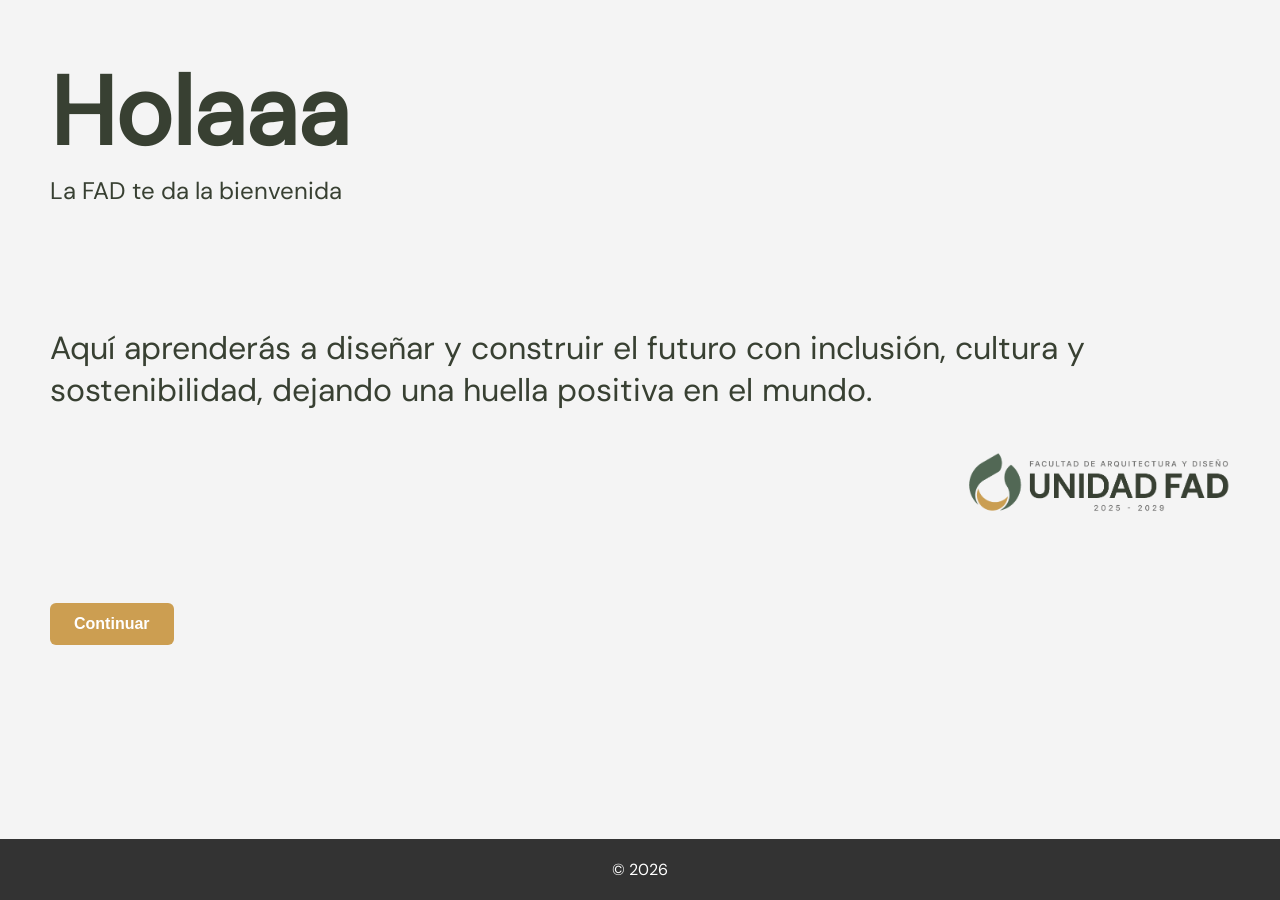
<file: index.html>
<!DOCTYPE html>
<html lang="es">
<head>
    <meta charset="UTF-8">
    <meta name="viewport" content="width=device-width, initial-scale=1.0">
    <link rel="stylesheet" href="style.css">
    <title>Bienvenido a la FAD</title>
</head>
<body>
    <header>
        <h1>Holaaa</h1>
        <p style="font-size: 1.5rem;">La FAD te da la bienvenida</p>
    </header>
    <br/>
    <main class="home">
        <p>Aquí aprenderás a diseñar y construir el futuro con inclusión, cultura y sostenibilidad, dejando una huella positiva en el mundo.</p>
        <br/>
        <div class="logoUnidadFAD">
            <img src="public/img/logoUnidadFAD.png" alt="logo Unidad FAD"/>
        </div>

        <br/>
        <br/>
        <a href="land.html" class="button">Continuar</a>

    </main>
    

    <footer>
        <p>&copy; 2026</p>
    </footer>

</body>
</html>
</file>
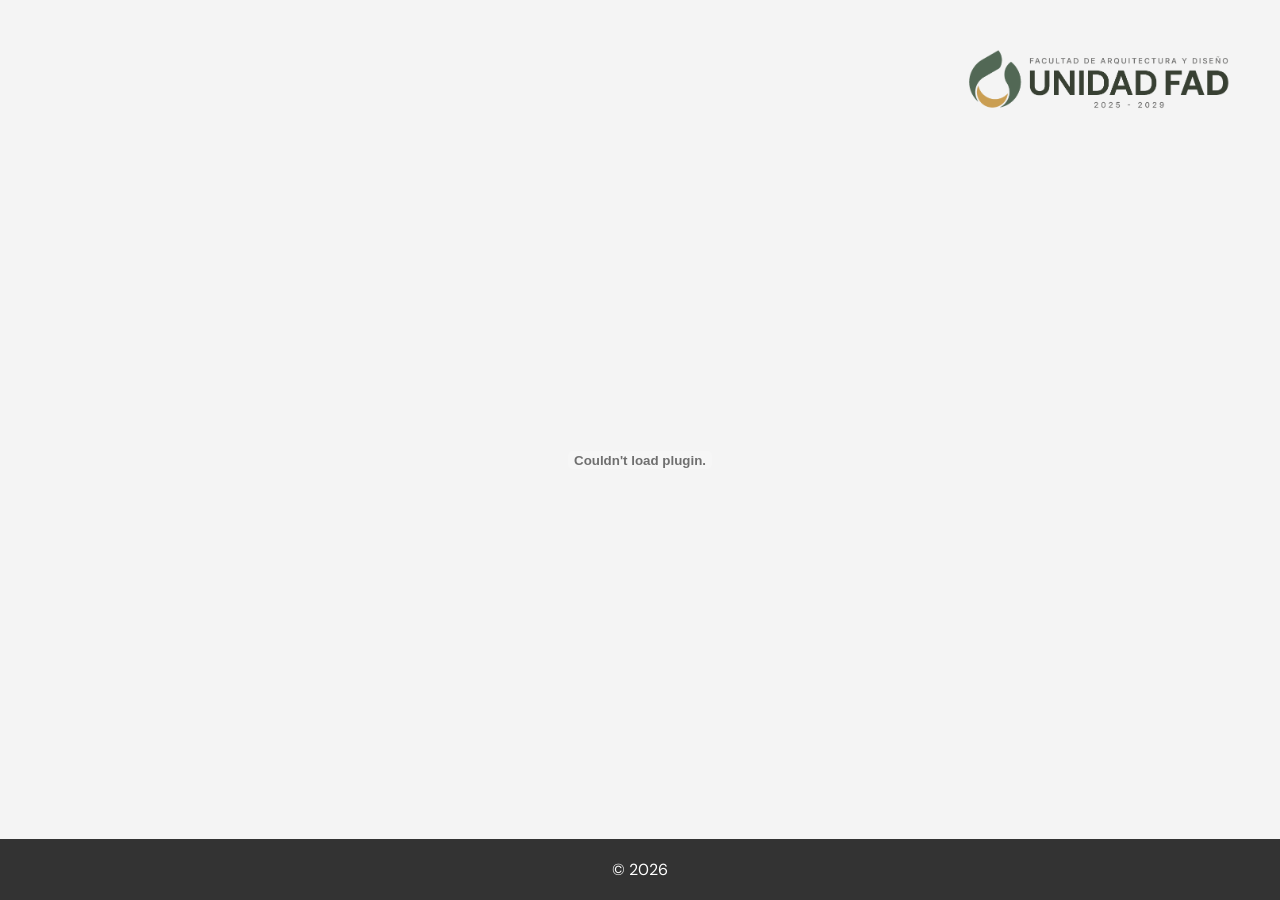
<file: calendario.html>
<!DOCTYPE html>
<html lang="es">
<head>
    <meta charset="UTF-8">
    <meta name="viewport" content="width=device-width, initial-scale=1.0">
    <link rel="stylesheet" href="style.css">
    <link rel="stylesheet" href="https://cdnjs.cloudflare.com/ajax/libs/font-awesome/6.4.2/css/all.min.css">
    <title>Bienvenido a la FAD</title>
</head>
<body>
    <header>
        <div class="logoUnidadFAD">
            <img src="public/img/logoUnidadFAD.png" alt="logo Unidad FAD"/>
        </div>
    </header>
    <main>
            <embed src="public/assets/calendario2026_2027original.pdf" type="application/pdf" width="100%" height="600px" />
    </main>
    

    <footer>
        <p>&copy; 2026</p>
    </footer>

</body>
</html>
</file>
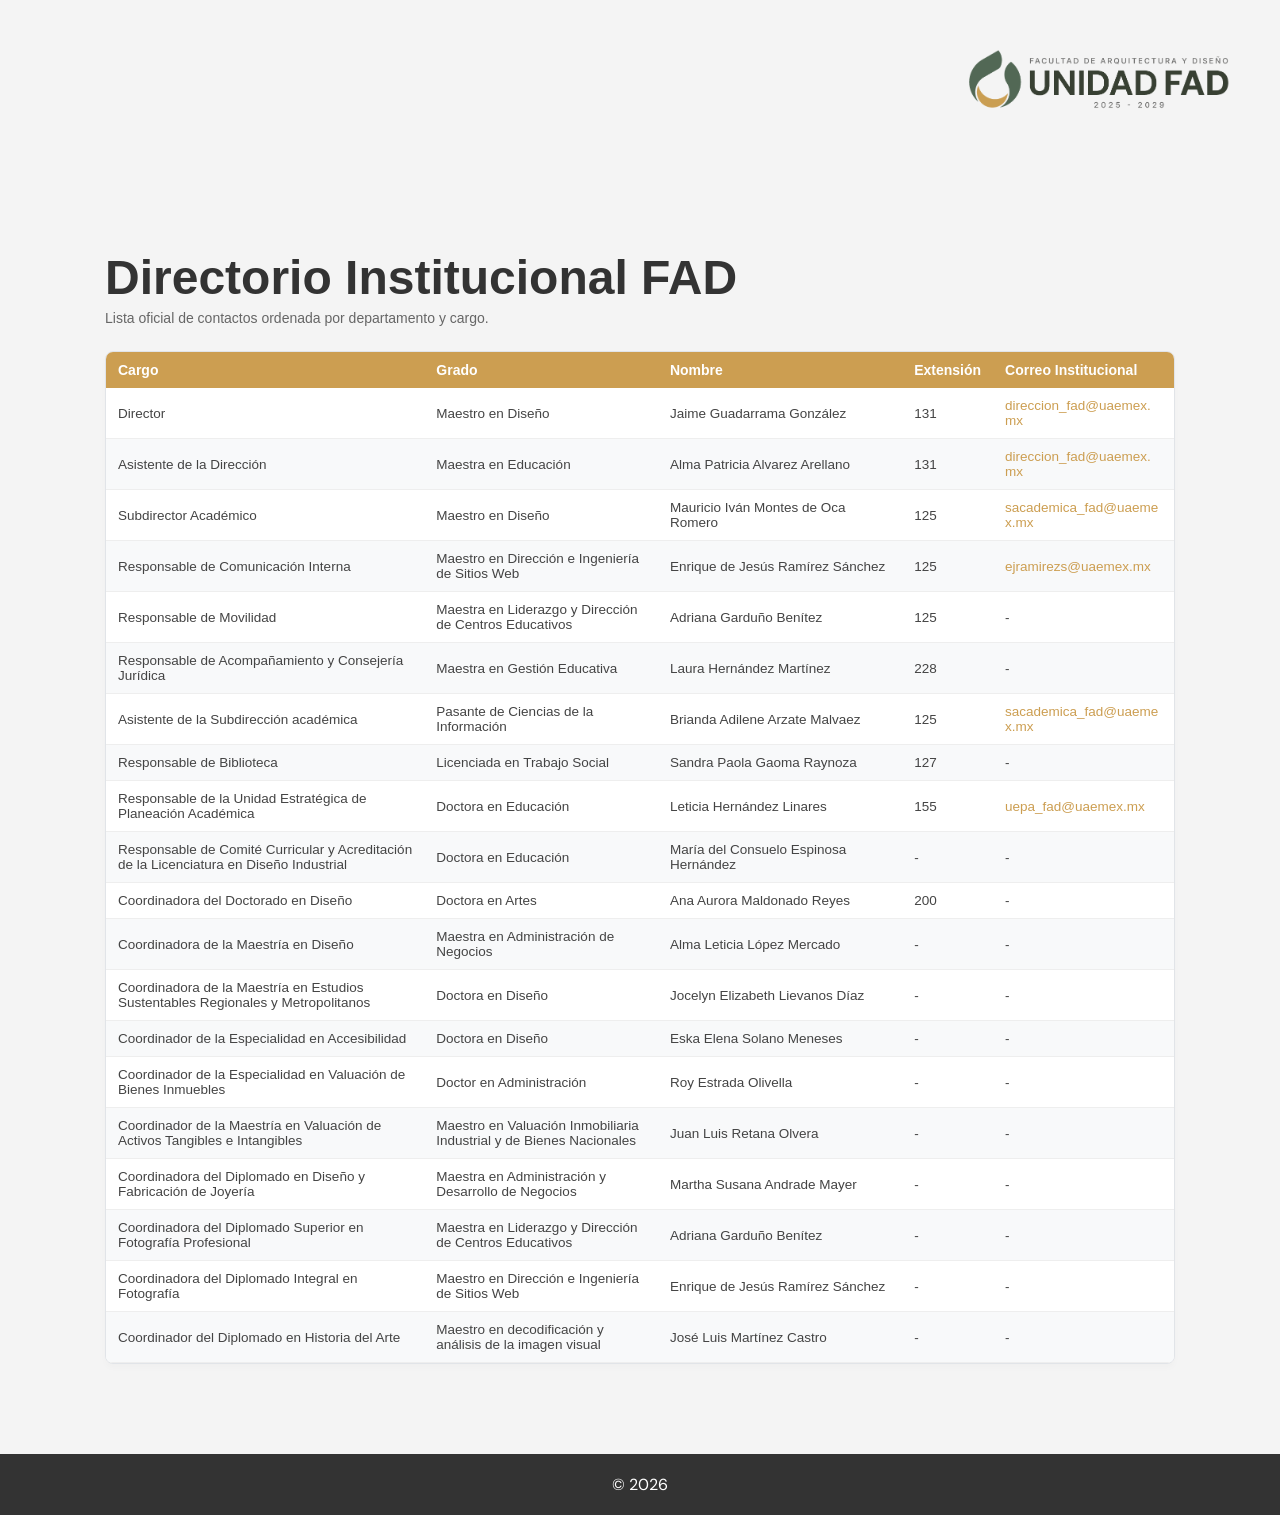
<file: directorio.html>
<!DOCTYPE html>
<html lang="es">
<head>
    <meta charset="UTF-8">
    <meta name="viewport" content="width=device-width, initial-scale=1.0">
    <link rel="stylesheet" href="style.css">
    <link rel="stylesheet" href="https://cdnjs.cloudflare.com/ajax/libs/font-awesome/6.4.2/css/all.min.css">
    <title>Bienvenido a la FAD</title>
</head>
<body>
    <header>
        <div class="logoUnidadFAD">
            <img src="public/img/logoUnidadFAD.png" alt="logo Unidad FAD"/>
        </div>
    </header>
    <main class="home">

<div class="seccion-directorio">
    <h2>Directorio Institucional FAD</h2>
    <p class="subtitulo-directorio">Lista oficial de contactos ordenada por departamento y cargo.</p>

    <div class="tabla-responsiva">
        <table class="tabla-directorio">
            <thead>
                <tr>
                    <th>Cargo</th>
                    <th>Grado</th>
                    <th>Nombre</th>
                    <th>Extensión</th>
                    <th>Correo Institucional</th>
                </tr>
            </thead>
            <tbody>
                <tr>
                    <td data-label="Cargo">Director</td>
                    <td data-label="Grado">Maestro en Diseño</td>
                    <td data-label="Nombre">Jaime Guadarrama González</td>
                    <td data-label="Extensión">131</td>
                    <td data-label="Correo"><a href="mailto:direccion_fad@uaemex.mx">direccion_fad@uaemex.mx</a></td>
                </tr>
                <tr>
                    <td data-label="Cargo">Asistente de la Dirección</td>
                    <td data-label="Grado">Maestra en Educación</td>
                    <td data-label="Nombre">Alma Patricia Alvarez Arellano</td>
                    <td data-label="Extensión">131</td>
                    <td data-label="Correo"><a href="mailto:direccion_fad@uaemex.mx">direccion_fad@uaemex.mx</a></td>
                </tr>
                <tr>
                    <td data-label="Cargo">Subdirector Académico</td>
                    <td data-label="Grado">Maestro en Diseño</td>
                    <td data-label="Nombre">Mauricio Iván Montes de Oca Romero</td>
                    <td data-label="Extensión">125</td>
                    <td data-label="Correo"><a href="mailto:sacademica_fad@uaemex.mx">sacademica_fad@uaemex.mx</a></td>
                </tr>
                <tr>
                    <td data-label="Cargo">Responsable de Comunicación Interna</td>
                    <td data-label="Grado">Maestro en Dirección e Ingeniería de Sitios Web</td>
                    <td data-label="Nombre">Enrique de Jesús Ramírez Sánchez</td>
                    <td data-label="Extensión">125</td>
                    <td data-label="Correo"><a href="mailto:ejramirezs@uaemex.mx">ejramirezs@uaemex.mx</a></td>
                </tr>
                <tr>
                    <td data-label="Cargo">Responsable de Movilidad</td>
                    <td data-label="Grado">Maestra en Liderazgo y Dirección de Centros Educativos</td>
                    <td data-label="Nombre">Adriana Garduño Benítez</td>
                    <td data-label="Extensión">125</td>
                    <td data-label="Correo">-</td>
                </tr>
                <tr>
                    <td data-label="Cargo">Responsable de Acompañamiento y Consejería Jurídica</td>
                    <td data-label="Grado">Maestra en Gestión Educativa</td>
                    <td data-label="Nombre">Laura Hernández Martínez</td>
                    <td data-label="Extensión">228</td>
                    <td data-label="Correo">-</td>
                </tr>
                <tr>
                    <td data-label="Cargo">Asistente de la Subdirección académica</td>
                    <td data-label="Grado">Pasante de Ciencias de la Información</td>
                    <td data-label="Nombre">Brianda Adilene Arzate Malvaez</td>
                    <td data-label="Extensión">125</td>
                    <td data-label="Correo"><a href="mailto:sacademica_fad@uaemex.mx">sacademica_fad@uaemex.mx</a></td>
                </tr>
                <tr>
                    <td data-label="Cargo">Responsable de Biblioteca</td>
                    <td data-label="Grado">Licenciada en Trabajo Social</td>
                    <td data-label="Nombre">Sandra Paola Gaoma Raynoza</td>
                    <td data-label="Extensión">127</td>
                    <td data-label="Correo">-</td>
                </tr>
                <tr>
                    <td data-label="Cargo">Responsable de la Unidad Estratégica de Planeación Académica</td>
                    <td data-label="Grado">Doctora en Educación</td>
                    <td data-label="Nombre">Leticia Hernández Linares</td>
                    <td data-label="Extensión">155</td>
                    <td data-label="Correo"><a href="mailto:uepa_fad@uaemex.mx">uepa_fad@uaemex.mx</a></td>
                </tr>

                <tr>
                    <td data-label="Cargo">Responsable de Comité Curricular y Acreditación de la Licenciatura en Diseño Industrial</td>
                    <td data-label="Grado">Doctora en Educación</td>
                    <td data-label="Nombre">María del Consuelo Espinosa Hernández</td>
                    <td data-label="Extensión">-</td>
                    <td data-label="Correo">-</td>
                </tr>
                <tr>
                    <td data-label="Cargo">Coordinadora del Doctorado en Diseño</td>
                    <td data-label="Grado">Doctora en Artes</td>
                    <td data-label="Nombre">Ana Aurora Maldonado Reyes</td>
                    <td data-label="Extensión">200</td>
                    <td data-label="Correo">-</td>
                </tr>
                <tr>
                    <td data-label="Cargo">Coordinadora de la Maestría en Diseño</td>
                    <td data-label="Grado">Maestra en Administración de Negocios</td>
                    <td data-label="Nombre">Alma Leticia López Mercado</td>
                    <td data-label="Extensión">-</td>
                    <td data-label="Correo">-</td>
                </tr>
                <tr>
                    <td data-label="Cargo">Coordinadora de la Maestría en Estudios Sustentables Regionales y Metropolitanos</td>
                    <td data-label="Grado">Doctora en Diseño</td>
                    <td data-label="Nombre">Jocelyn Elizabeth Lievanos Díaz</td>
                    <td data-label="Extensión">-</td>
                    <td data-label="Correo">-</td>
                </tr>
                <tr>
                    <td data-label="Cargo">Coordinador de la Especialidad en Accesibilidad</td>
                    <td data-label="Grado">Doctora en Diseño</td>
                    <td data-label="Nombre">Eska Elena Solano Meneses</td>
                    <td data-label="Extensión">-</td>
                    <td data-label="Correo">-</td>
                </tr>
                <tr>
                    <td data-label="Cargo">Coordinador de la Especialidad en Valuación de Bienes Inmuebles</td>
                    <td data-label="Grado">Doctor en Administración</td>
                    <td data-label="Nombre">Roy Estrada Olivella</td>
                    <td data-label="Extensión">-</td>
                    <td data-label="Correo">-</td>
                </tr>
                <tr>
                    <td data-label="Cargo">Coordinador de la Maestría en Valuación de Activos Tangibles e Intangibles</td>
                    <td data-label="Grado">Maestro en Valuación Inmobiliaria Industrial y de Bienes Nacionales</td>
                    <td data-label="Nombre">Juan Luis Retana Olvera</td>
                    <td data-label="Extensión">-</td>
                    <td data-label="Correo">-</td>
                </tr>

                <tr>
                    <td data-label="Cargo">Coordinadora del Diplomado en Diseño y Fabricación de Joyería</td>
                    <td data-label="Grado">Maestra en Administración y Desarrollo de Negocios</td>
                    <td data-label="Nombre">Martha Susana Andrade Mayer</td>
                    <td data-label="Extensión">-</td>
                    <td data-label="Correo">-</td>
                </tr>
                <tr>
                    <td data-label="Cargo">Coordinadora del Diplomado Superior en Fotografía Profesional</td>
                    <td data-label="Grado">Maestra en Liderazgo y Dirección de Centros Educativos</td>
                    <td data-label="Nombre">Adriana Garduño Benítez</td>
                    <td data-label="Extensión">-</td>
                    <td data-label="Correo">-</td>
                </tr>
                <tr>
                    <td data-label="Cargo">Coordinadora del Diplomado Integral en Fotografía</td>
                    <td data-label="Grado">Maestro en Dirección e Ingeniería de Sitios Web</td>
                    <td data-label="Nombre">Enrique de Jesús Ramírez Sánchez</td>
                    <td data-label="Extensión">-</td>
                    <td data-label="Correo">-</td>
                </tr>
                <tr>
                    <td data-label="Cargo">Coordinador del Diplomado en Historia del Arte</td>
                    <td data-label="Grado">Maestro en decodificación y análisis de la imagen visual</td>
                    <td data-label="Nombre">José Luis Martínez Castro</td>
                    <td data-label="Extensión">-</td>
                    <td data-label="Correo">-</td>
                </tr>
            </tbody>
        </table>
    </div>
</div>
        
    </main>
    

    <footer>
        <p>&copy; 2026</p>
    </footer>

</body>
</html>
</file>
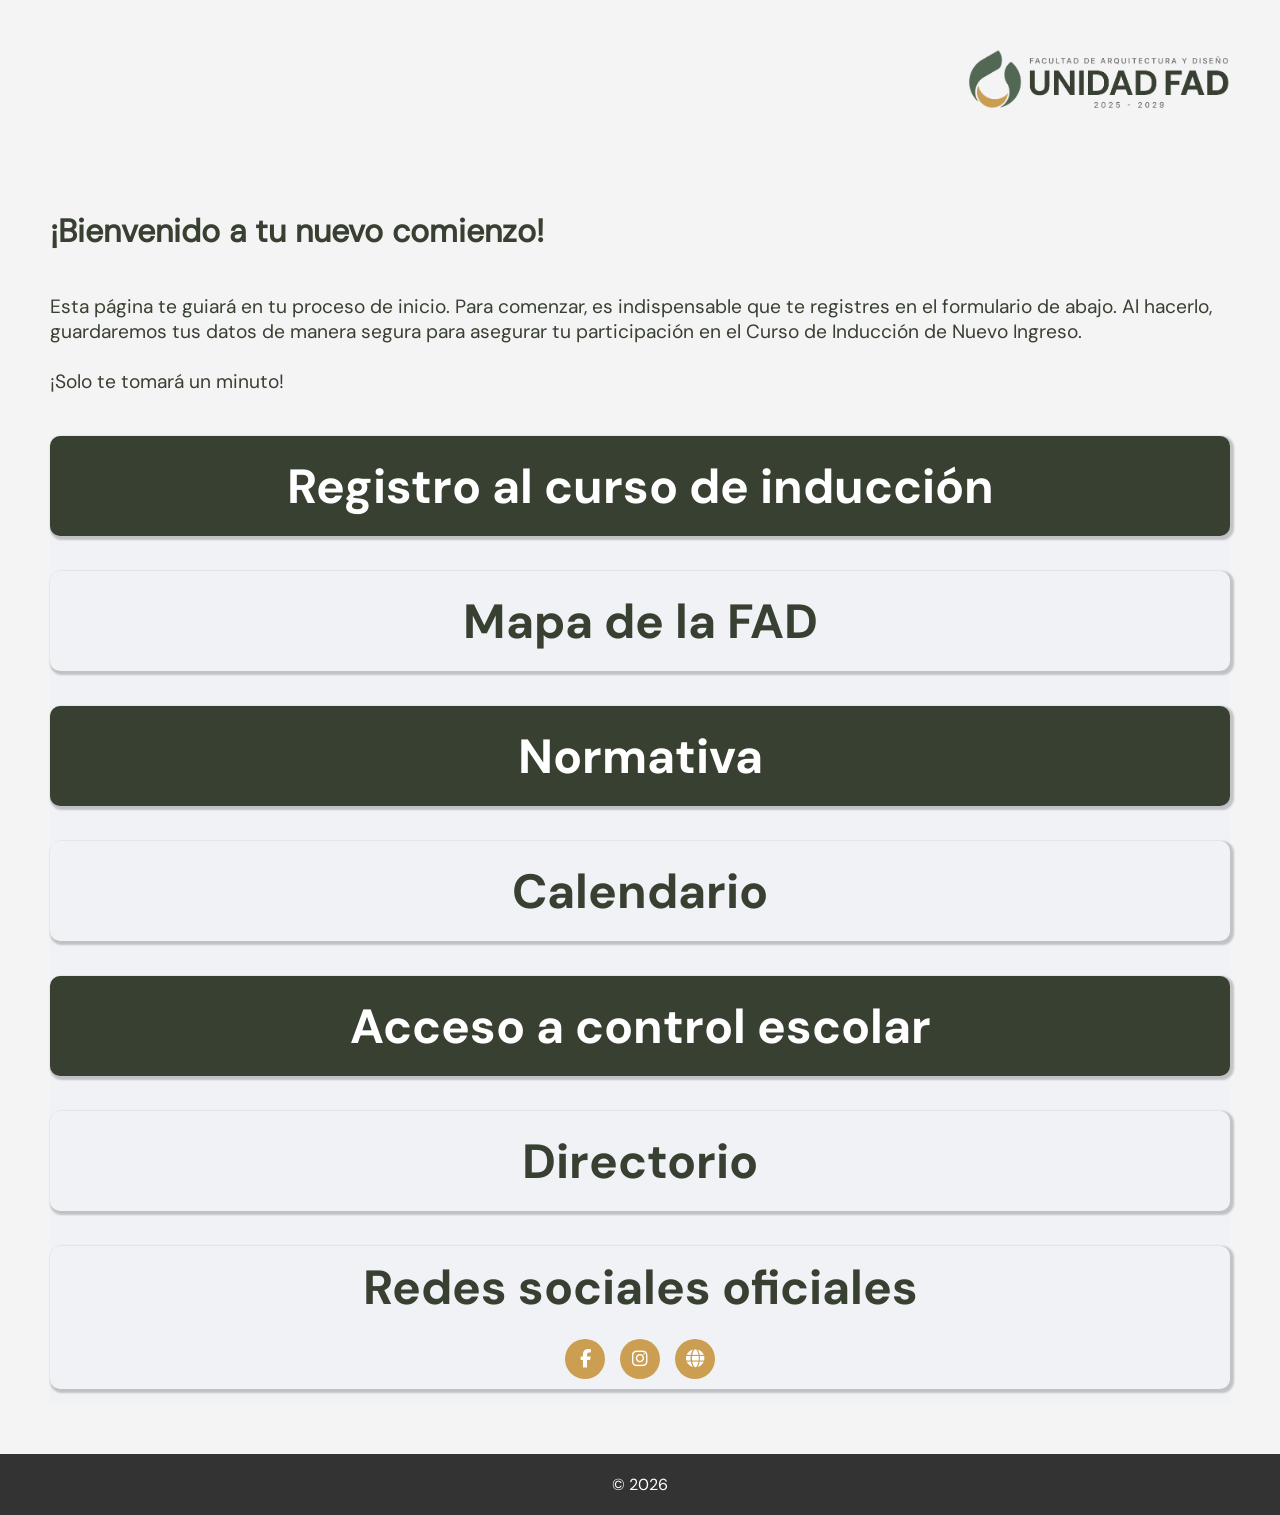
<file: land.html>
<!DOCTYPE html>
<html lang="es">
<head>
    <meta charset="UTF-8">
    <meta name="viewport" content="width=device-width, initial-scale=1.0">
    <link rel="stylesheet" href="style.css">
    <link rel="stylesheet" href="https://cdnjs.cloudflare.com/ajax/libs/font-awesome/6.4.2/css/all.min.css">
    <title>Bienvenido a la FAD</title>
</head>
<body>
    <header>
        <div class="logoUnidadFAD">
            <img src="public/img/logoUnidadFAD.png" alt="logo Unidad FAD"/>
        </div>
    </header>
    <main class="home">
        
        <h1 class="messageh1">¡Bienvenido a tu nuevo comienzo!</h1>
        <br/>
        <p class="message">Esta página te guiará en tu proceso de inicio. Para comenzar, es indispensable que te registres en el formulario de abajo.
            Al hacerlo, guardaremos tus datos de manera segura para asegurar tu participación en el Curso de Inducción de Nuevo Ingreso. <br/> <br/>¡Solo te tomará un minuto!</p>
        <br/>
            <div class="card-container">
                
                <a class="card odd" href="https://forms.cloud.microsoft/r/HPaVxUhnrN">
                    Registro al curso de inducción
                </a>

                <a class="card even" href="mapa.html">
                    Mapa de la FAD
                </a>

                <a class="card odd" href="https://cj.uaemex.mx/legislaci%C3%B3n-universitaria.html">
                    Normativa
                </a>

                <a class="card even" href="calendario.html">
                    Calendario
                </a>

                <a class="card odd" href="https://controlescolar.uaemex.mx/dce/sicde/publico/alumnos/indexLogin.html">
                    Acceso a control escolar
                </a>

                <a class="card even" href="directorio.html">
                    Directorio
                </a>
                
                <div class="card even">
                    <p>Redes sociales oficiales</p>
                    <div class="redes-sociales">
                        <a href="https://www.facebook.com/p/FAD-UAEM%C3%A9x-100083137182400/?locale=es_LA" target="_blank" class="icono-red"><i class="fab fa-facebook-f"></i></a>
                        <a href="https://www.instagram.com/fad_uaemex/" target="_blank" class="icono-red"><i class="fab fa-instagram"></i></a>
                        <a href="https://fad.uaemex.mx/" target="_blank" class="icono-red"><i class="fas fa-globe"></i></a>
                    </div>
                </div>
            </div>

        </div>
        

    </main>
    

    <footer>
        <p>&copy; 2026</p>
    </footer>

</body>
</html>
</file>
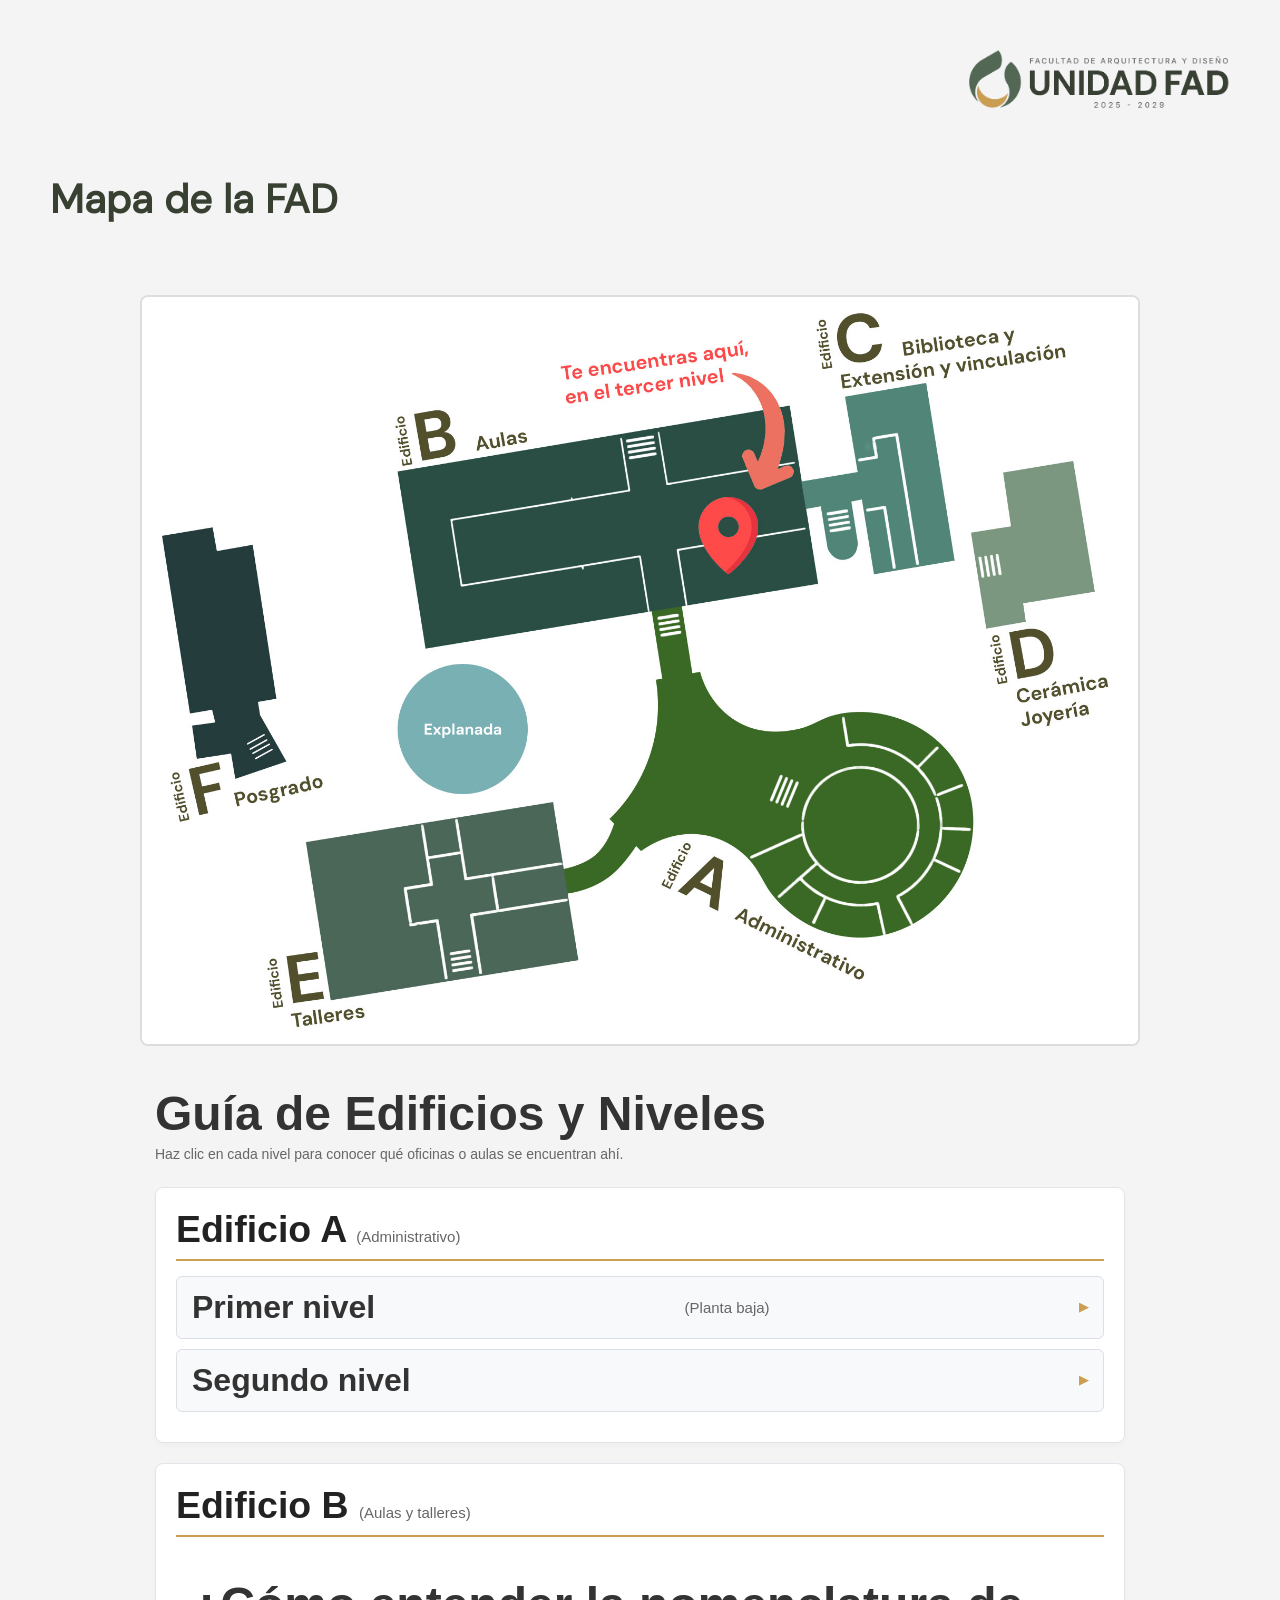
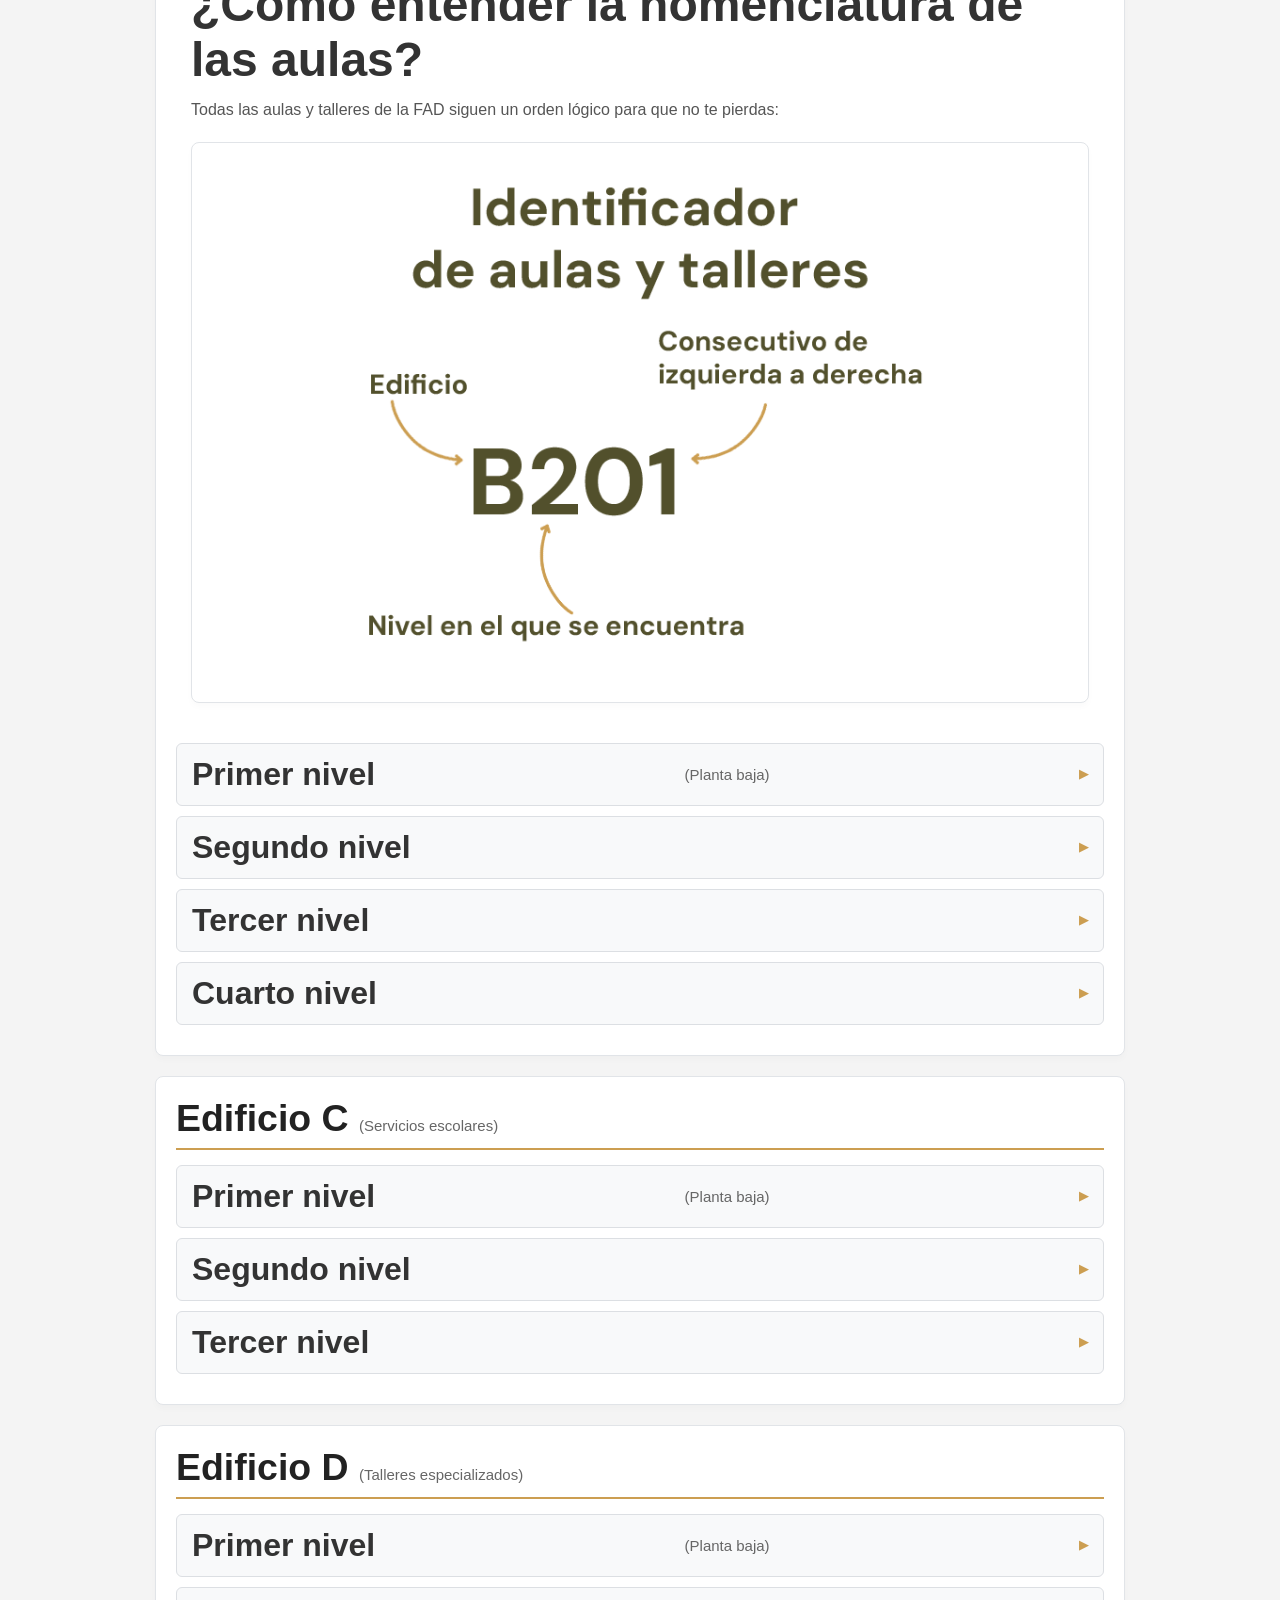
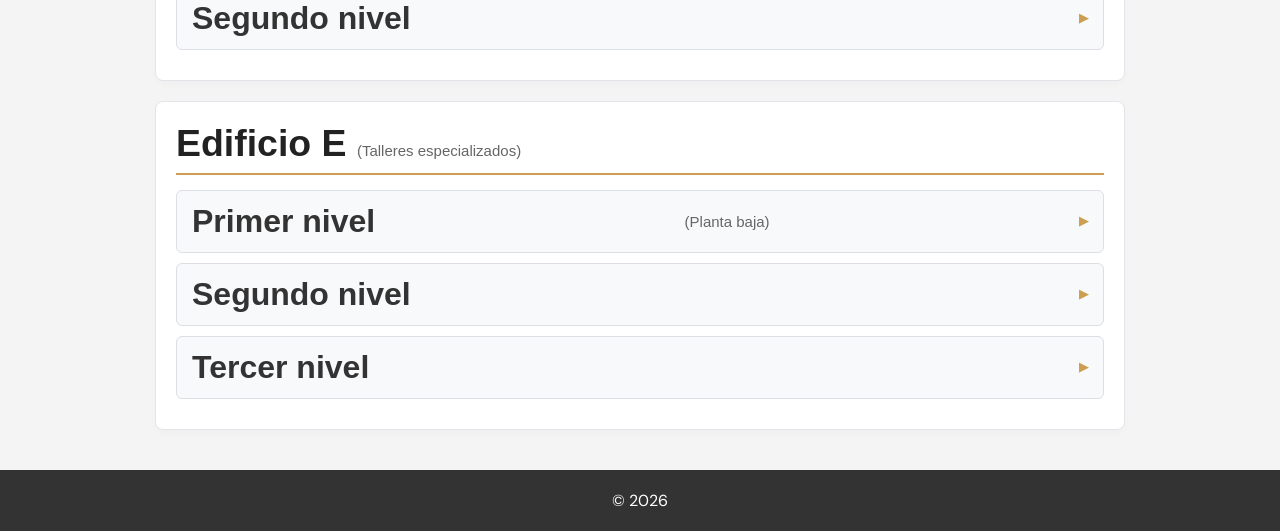
<file: mapa.html>
<!DOCTYPE html>
<html lang="es">
<head>
    <meta charset="UTF-8">
    <meta name="viewport" content="width=device-width, initial-scale=1.0">
    <link rel="stylesheet" href="style.css">
    <link rel="stylesheet" href="https://cdnjs.cloudflare.com/ajax/libs/font-awesome/6.4.2/css/all.min.css">
    <title>Bienvenido a la FAD</title>
</head>
<body>
    <header>
        <div class="logoUnidadFAD">
            <img src="public/img/logoUnidadFAD.png" alt="logo Unidad FAD"/>
        </div>
        <br>
        <h1 style="font-size: 2.5rem;">Mapa de la FAD</h1>
    </header>
    <main>
        <div class="contenedor-mapa-completo">
            <p class="indicador-scroll">
                <i class="fas fa-arrows-alt-h"></i> Desliza con el dedo hacia la derecha para explorar el mapa completo
            </p>
    
            <div class="contenedor-mapa">
                <img src="public/img/planos-FAD-ubi.jpg" alt="Mapa de las instalaciones de la FAD" class="mapa-responsivo">
            </div>
        </div>

        <div class="guia-edificios">
    <h2>Guía de Edificios y Niveles</h2>
    <p class="subtitulo-guia">Haz clic en cada nivel para conocer qué oficinas o aulas se encuentran ahí.</p>

    <div class="tarjeta-edificio">
        <h3>Edificio A <span class="tag-edificio">(Administrativo)</span></h3>
        
        <details class="nivel-desplegable">
            <summary>Primer nivel <span class="tag-edificio">(Planta baja)</span> </summary>
            <div class="contenido-nivel">
                <ul>
                    <li><i class="fas fa-door-open"></i> Exposala</li>
                    <li><i class="fas fa-restroom"></i> Baños</li>
                </ul>
            </div>
        </details>

        <details class="nivel-desplegable">
            <summary>Segundo nivel</summary>
            <div class="contenido-nivel">
                <ul>
                    <li><i class="fas fa-user-shield"></i> Subdirección Administrativa</li>
                    <li><i class="fas fa-file-invoice"></i> Control Escolar</li>
                    <li><i class="fas fa-graduation-cap"></i> Coordinación de la Licenciatura en Diseño Gráfico</li>
                    <li><i class="fas fa-graduation-cap"></i> Coordinación de la Licenciatura en Diseño Industrial</li>
                    <li><i class="fas fa-graduation-cap"></i> Coordinación de la Licenciatura en Arquitectura</li>
                    <li><i class="fas fa-graduation-cap"></i> Coordinación de la Licenciatura en Administración y Promoción de la Obra Urbana</li>
                    <li><i class="fas fa-graduation-cap"></i> Tutoría Académica</li>
                    <li><i class="fas fa-landmark"></i> Difusión Cultural</li>

                </ul>
            </div>
        </details>
    </div>

    <div class="tarjeta-edificio">
        <h3>Edificio B <span class="tag-edificio">(Aulas y talleres)</span></h3>
        
        <div class="seccion-nomenclatura">
        <h2>¿Cómo entender la nomenclatura de las aulas?</h2>
        
        <p class="texto-introductorio">
            Todas las aulas y talleres de la FAD siguen un orden lógico para que no te pierdas:
        </p>
        
        <div class="contenedor-imagen-nomenclatura">
            <img src="public/img/nomenclaturaAula.png" alt="Explicación de la nomenclatura de aulas de la FAD" class="imagen-nomenclatura">
        </div>
    </div>



        <details class="nivel-desplegable">
            <summary>Primer nivel <span class="tag-edificio">(Planta baja)</span></summary>
            <div class="contenido-nivel">
                <ul>
                    <li><i class="fas fa-school"></i> Dirección </li>
                    <li><i class="fas fa-school"></i> Subdirección Académica</li>
                    <li><i class="fas fa-plane"></i> Movilidad estudiantil</li>
                    <li><i class="fas fa-chalkboard-teacher"></i> Aulas B107 a B111</li>
                    <li><i class="fas fa-laptop-code"></i> Sala de cómputo 1 PC (SC1-PC)</li>
                    <li><i class="fas fa-laptop-code"></i> Sala de cómputo 2 MAC (SC2-MAC)</li>
                    <li><i class="fas fa-laptop-code"></i> Sala de cómputo 3 MAC (SC3-MAC)</li>
                    <li><i class="fas fa-laptop-code"></i> Sala de cómputo 4 PC (SC4-PC)</li>
                    <li><i class="fas fa-laptop-code"></i> Sala de cómputo 5 PC (SC5-PC)</li>
                    <li><i class="fas fa-restroom"></i> Baños</li>
                </ul>
            </div>
        </details>



        <details class="nivel-desplegable">
            <summary>Segundo nivel</summary>
            <div class="contenido-nivel">
                <ul>
                    <li><i class="fas fa-chalkboard-teacher"></i> Aulas B201 a B209</li>
                    <li><i class="fas fa-chalkboard-teacher"></i> Aula Virtual</li>
                    <li><i class="fas fa-graduation-cap"></i> Sala de titulación</li>
                    <li><i class="fas fa-briefcase-medical"></i> Consultorio médico</li>
                    <li><i class="fas fa-restroom"></i> Baños</li>
                </ul>
            </div>
        </details>

        <details class="nivel-desplegable">
            <summary>Tercer nivel</summary>
            <div class="contenido-nivel">
                <ul>
                    <li><i class="fas fa-chalkboard-teacher"></i> Aulas/Talleres B301 a B311</li>
                </ul>
            </div>
        </details>

        <details class="nivel-desplegable">
            <summary>Cuarto nivel</summary>
            <div class="contenido-nivel">
                <ul>
                    <li><i class="fas fa-chalkboard-teacher"></i> Aulas B401 a B412</li>
                    <li><i class="fas fa-scissors"></i> Kinder </li>
                </ul>
            </div>
        </details>
    </div>


        <div class="tarjeta-edificio">
            <h3>Edificio C <span class="tag-edificio">(Servicios escolares)</span></h3>
            
            <details class="nivel-desplegable">
                <summary>Primer nivel <span class="tag-edificio">(Planta baja)</span> </summary>
                <div class="contenido-nivel">
                    <ul>
                        <li><i class="fas fa-book"></i> Biblioteca</li>
                    </ul>
                </div>
            </details>


            <details class="nivel-desplegable">
                <summary>Segundo nivel </summary>
                <div class="contenido-nivel">
                    <ul>
                        <li><i class="fas fa-trophy"></i> Evaluación profesional </li>
                        <li><i class="fas fa-heart"></i> Consultorio psicológico </li>
                        <li><i class="fas fa-laptop-code"></i> Sala de cómputo 6 PC (SC6-PC)</li>
                        <li><i class="fas fa-laptop-code"></i> Sala de cómputo 7 PC (SC7-PC)</li>

                    </ul>
                </div>
            </details>

            <details class="nivel-desplegable">
                <summary>Tercer nivel </summary>
                <div class="contenido-nivel">
                    <ul>
                        <li><i class="fas fa-headphones"></i> Autoacceso </li>
                        <li><i class="fas fa-language"></i> Coordinación de inglés </li>
                        <li><i class="fas fa-hand-holding-hand"></i> Extensión y vinculación</li>
                        <li><i class="fas fa-people-carry-box"></i> Servicio social</li>
                        <li><i class="fas fa-user-tie"></i> Prácticas profesionales</li>
                        <li><i class="fas fa-receipt"></i> Becas</li>
                        <li><i class="fas fa-globe"></i> Educación continua</li>

                    </ul>
                </div>
            </details>
        </div>


        <div class="tarjeta-edificio">
            <h3>Edificio D <span class="tag-edificio">(Talleres especializados)</span></h3>
            
            <details class="nivel-desplegable">
                <summary>Primer nivel <span class="tag-edificio">(Planta baja)</span> </summary>
                <div class="contenido-nivel">
                    <ul>
                        <li><i class="fas fa-mug-saucer"></i> Taller especializado en cerámica</li>
                    </ul>
                </div>
            </details>


            <details class="nivel-desplegable">
                <summary>Segundo nivel</summary>
                <div class="contenido-nivel">
                    <ul>
                        <li><i class="fas fa-gem"></i> Taller especializado en joyería</li>
                    </ul>
                </div>
            </details>

        </div>


        <div class="tarjeta-edificio">
            <h3>Edificio E <span class="tag-edificio">(Talleres especializados)</span></h3>
            
            <details class="nivel-desplegable">
                <summary>Primer nivel <span class="tag-edificio">(Planta baja)</span> </summary>
                <div class="contenido-nivel">
                    <ul>
                        <li><i class="fas fa-tree"></i> Taller especializado en maderas</li>
                        <li><i class="fas fa-magnet"></i> Taller especializado en metales</li>
                        <li><i class="fas fa-burst"></i> Taller especializado en soldadura</li>
                        <li><i class="fas fa-trowel"></i> Laboratorio de materiales</li>
                        <li><i class="fas fa-restroom"></i> Baños</li>
                    </ul>
                </div>
            </details>


            <details class="nivel-desplegable">
                <summary>Segundo nivel</summary>
                <div class="contenido-nivel">
                    <ul>
                        <li><i class="fas fa-camera"></i> Taller especializado en fotografía</li>
                        <li><i class="fas fa-video"></i> Taller especializado en audio y video</li>
                        <li><i class="fas fa-rug"></i> Taller especializado en textiles</li>
                        <li><i class="fas fa-photo-film"></i> Sala de edición digital</li>
                        <li><i class="fas fa-laptop-code"></i> Sala de cómputo 8 PC (SC8-PC)</li>
                        <li><i class="fas fa-paintbrush"></i> Salón de dibujo</li>
                    </ul>
                </div>
            </details>

            <details class="nivel-desplegable">
                <summary>Tercer nivel</summary>
                <div class="contenido-nivel">
                    <ul>
                        <li><i class="fas fa-people-group"></i> Coordinación de talleres</li>
                        <li><i class="fas fa-brush"></i> Taller especializado en serigrafía</li>
                        <li><i class="fas fa-paint-roller"></i> Taller especializado en grabado</li>
                        <li><i class="fas fa-bottle-water"></i> Taller especializado en plásticos</li>
                        <li><i class="fas fa-print"></i> Taller especializado en impresión 3D</li>
                        <li><i class="fas fa-sun"></i> Taller especializado en Corte láser y CNC</li>
                    </ul>
                </div>
            </details>

        </div>
    </main>
    

    <footer>
        <p>&copy; 2026</p>
    </footer>

</body>
</html>
</file>
<file: style.css>
@font-face {
    font-family: 'DM Sans'; /* El nombre que tú elijas para usar en el código */
    src: url('fonts/DMSans-Regular.ttf') format('truetype'); /* Nombre exacto de tu archivo y su formato */
    font-weight: normal;
    font-style: normal;
}
@font-face {
    font-family: 'DM Sans Bold'; /* El nombre que tú elijas para usar en el código */
    src: url('fonts/DMSans-Bold.ttf') format('truetype'); /* Nombre exacto de tu archivo y su formato */
    font-weight: normal;
    font-style: normal;
}
/* Estilos Base y Reset */
* {
    margin: 0;
    padding: 0;
    box-sizing: border-box;
}

body {
    display: flex;
    flex-direction: column;
    font-family: 'DM Sans', sans-serif;
    background-color: #f4f4f4;
    color: #384032;
    min-height: 100vh;

}

header{
    font-size: 3rem;
    padding: 50px;
}

main{
    font-size: 2rem;
    flex: 1;
}

.home{
    padding: 50px;
}

footer {
    background-color: #333;
    color: white;
    padding: 20px;
    text-align: center;
}

.logoUnidadFAD{
    display: flex;
    justify-content: flex-end; /* Empuja la imagen hacia la derecha */
    width: 100%;
}

.logoUnidadFAD img {
    height: 60px;              
}


.button {
    /* 1. Comportamiento y forma */
    display: inline-block;    /* Permite asignarle márgenes y rellenos como a un botón */
    padding: 12px 24px;       /* Espacio interno (arriba/abajo, izquierda/derecha) */
    border-radius: 6px;       /* Bordes redondeados */
    
    /* 2. Colores y texto */
    background-color: #cc9e51; /* Color de fondo azul */
    color: #ffffff;           /* Color del texto blanco */
    text-decoration: none;    /* Quita la línea subrayada típica de los enlaces */
    
    /* 3. Tipografía y alineación */
    font-family: Arial, sans-serif;
    font-size: 16px;
    font-weight: bold;
    text-align: center;
    
    /* 4. Efecto visual suave al pasar el mouse */
    transition: background-color 0.3s ease, transform 0.2s ease;
    cursor: pointer;          /* Asegura que aparezca la mano al pasar el cursor */
}

/* Efecto 'Hover' (cuando el usuario pasa el mouse por encima) */
.boton-continuar:hover {
    background-color: #0056b3; /* Se vuelve un azul más oscuro */
    transform: translateY(-2px); /* Un pequeño salto hacia arriba muy elegante */
}

/* Efecto 'Active' (cuando el usuario hace clic) */
.boton-continuar:active {
    transform: translateY(0);    /* Vuelve a su posición original al presionarlo */
}

.card-container {
    display: flex;
    align-items: center;     /* Centrado vertical */
    
    flex-wrap: wrap;         /* ¡ESTA ES LA MAGIA! Permite que salten de línea si no caben */
    gap: 20px;

    background-color: #f0f2f5; /* Un fondo gris claro para que resalte la tarjeta */
    margin: 0;
}


.card{
    font-size: 3rem;
    text-decoration: none;
    font-family: 'DM Sans Bold', sans-serif;
    color: #384032;
    width: 100%;
    min-height: 100px;
    padding: 10px;
    border-radius: 10px;
    margin-bottom: 15px;
    box-shadow: 2px 2px 2px 2px rgba(0, 0, 0, 0.2);
    text-align: center;        /* Centra el texto dentro de la tarjeta */
    display: flex;
    flex-direction: column;   /* Alinea el contenido hacia abajo como lista */ 
    justify-content: center;
}



.odd{
    background-color: #384032;
    color:#FFFFFF;
}

.card:hover{
    background-color: #cc9e51; /* Se vuelve un azul más oscuro */
    transform: translateY(-2px); /* Un pequeño salto hacia arriba muy elegante */
}

.even:hover{
    background-color: #cc9e51; /* Se vuelve un azul más oscuro */
    transform: translateY(-2px); /* Un pequeño salto hacia arriba muy elegante */
    color: #FFFFFF;
}


/* Contenedor que alinea los íconos horizontalmente */
.redes-sociales {
    display: flex;
    justify-content: center; /* Centra el bloque de íconos horizontalmente */
    gap: 15px;               /* Añade una separación exacta entre cada ícono */
    margin-top: 20px;        /* Separa los íconos del contenido de arriba */
    width: 100%;             /* Asegura que ocupe todo el ancho disponible */
}

/* Estilos individuales para cada ícono */
.icono-red {
    display: flex;
    justify-content: center;
    align-items: center;
    
    width: 40px;             /* Ancho del círculo */
    height: 40px;            /* Alto del círculo */
    border-radius: 50%;      /* Hace que el fondo sea perfectamente redondo */
    background-color: #cc9e51; /* Color gris claro de fondo */
    color: #FFFFFF;          /* Color del ícono */
    font-size: 18px;         /* Tamaño del ícono */
    text-decoration: none;   /* Quita cualquier subrayado */
    
    /* Efecto visual suave al pasar el mouse */
    transition: background-color 0.3s ease, color 0.3s ease, transform 0.2s ease;
}

/* Efecto Hover (Cuando el usuario pasa el cursor) */
.icono-red:hover {
    background-color: #007BFF; /* Cambia a azul (puedes personalizarlo) */
    color: #ffffff;           /* El ícono se vuelve blanco */
    transform: scale(1.1);    /* Crece un 10% de forma sutil */
}
.messageh1{
    font-size: 2rem;
}
.message{
    font-size: 1.2rem;
}

/* Contenedor del mapa */
/* Contenedor externo */
.contenedor-mapa-completo {
    width: 100%;
    max-width: 1000px;
    margin: 20px auto;
    font-family: Arial, sans-serif;
}

/* Estilo del texto de ayuda */
.indicador-scroll {
    text-align: center;
    font-size: 14px;
    color: #666;
    background-color: #e9ecef;
    padding: 8px;
    border-radius: 5px;
    margin-bottom: 10px;
    font-weight: bold;
    display: flex;
    justify-content: center;
    align-items: center;
    gap: 8px;
}

/* Ocultar el texto de ayuda en pantallas grandes donde sí cabe todo el mapa */
@media (min-width: 768px) {
    .indicador-scroll {
        display: none;
    }
}

/* El contenedor con scroll */
.contenedor-mapa {
    width: 100%;
    overflow-x: auto; 
    border: 2px solid #ddd;
    border-radius: 8px;
    background-color: #ffffff;
    
    /* Suavizado de scroll en móviles */
    -webkit-overflow-scrolling: touch; 
}

/* La imagen del plano */
.mapa-responsivo {
    display: block;
    width: 100%;
    height: auto;
    min-width: 750px; /* Lo subimos a 750px para garantizar que se vea grande y legible en móviles */
}

/* TRUCO EXTRA: Diseñar una barra de scroll fija y visible para móviles (Webkit) */
.contenedor-mapa::-webkit-scrollbar {
    height: 8px; /* Grosor de la barra horizontal */
}

.contenedor-mapa::-webkit-scrollbar-track {
    background: #f1f1f1; /* Color del fondo de la barra */
    border-radius: 8px;
}

.contenedor-mapa::-webkit-scrollbar-thumb {
    background: #cc9e51; /* Color del indicador (Azul) para que llame la atención */
    border-radius: 8px;
}

.contenedor-mapa::-webkit-scrollbar-thumb:hover {
    background: #cc9e51;
}


/* Contenedor principal de la guía */
.guia-edificios {
    width: 100%;
    max-width: 1000px;
    margin: 40px auto;
    font-family: Arial, sans-serif;
    padding: 0 15px;
    box-sizing: border-box;
}

.guia-edificios h2 {
    color: #333;
    margin-bottom: 5px;
}

.subtitulo-guia {
    color: #666;
    font-size: 14px;
    margin-bottom: 25px;
}

/* Bloque por cada edificio */
.tarjeta-edificio {
    background-color: #ffffff;
    border: 1px solid #e1e4e8;
    border-radius: 8px;
    padding: 20px;
    margin-bottom: 20px;
    box-shadow: 0 4px 6px rgba(0,0,0,0.02);
}

.tarjeta-edificio h3 {
    margin-top: 0;
    color: #222;
    border-bottom: 2px solid #cc9e51; /* Línea decorativa azul */
    padding-bottom: 8px;
    margin-bottom: 15px;
}

.tag-edificio {
    font-size: 15px;
    color: #666;
    font-weight: normal;
}

/* Estilos para el elemento desplegable (Acordeón) */
.nivel-desplegable {
    background-color: #f8f9fa;
    border: 1px solid #dcdfe3;
    border-radius: 6px;
    margin-bottom: 10px;
    overflow: hidden;
    transition: all 0.3s ease;
}

/* Encabezado del desplegable (Donde se hace clic) */
.nivel-desplegable summary {
    padding: 12px 15px;
    font-weight: bold;
    color: #333;
    cursor: pointer;
    outline: none;
    list-style: none; /* Quita la flecha por defecto en algunos navegadores */
    display: flex;
    justify-content: space-between;
    align-items: center;
}

/* Añadir nuestra propia flecha dinámica */
.nivel-desplegable summary::after {
    content: '▶';
    font-size: 12px;
    color: #cc9e51;
    transition: transform 0.2s ease;
}

/* Rotación de la flecha cuando está abierto */
.nivel-desplegable[open] summary::after {
    transform: rotate(90deg);
}

/* Contenedor de la lista interna */
.contenido-nivel {
    padding: 15px 20px;
    background-color: #ffffff;
    border-top: 1px solid #dcdfe3;
}

.contenido-nivel ul {
    list-style: none; /* Quitamos los puntitos por defecto */
    padding: 0;
    margin: 0;
}

.contenido-nivel li {
    padding: 8px 0;
    color: #444;
    font-size: 15px;
    display: flex;
    align-items: center;
    gap: 10px; /* Espacio entre el ícono y el texto */
    border-bottom: 1px dashed #eee;
}

.contenido-nivel li:last-child {
    border-bottom: none; /* Quita la línea al último elemento */
}

/* Color de los íconos */
.contenido-nivel li i {
    color: #cc9e51;
    width: 20px;
    text-align: center;
}

/* Contenedor general de la sección */
.seccion-nomenclatura {
    width: 100%;
    max-width: 1000px;
    margin: 40px auto;
    font-family: Arial, sans-serif;
    padding: 0 15px;
    box-sizing: border-box;
}

.seccion-nomenclatura h2 {
    color: #333;
    margin-bottom: 10px;
}

/* Estilo para tu texto corto */
.texto-introductorio {
    color: #555;
    font-size: 16px;
    line-height: 1.6;
    margin-bottom: 20px;
}

/* Contenedor para enmarcar y centrar la imagen */
.contenedor-imagen-nomenclatura {
    background-color: #ffffff;
    border: 1px solid #e1e4e8;
    border-radius: 8px;
    padding: 20px;
    display: flex;
    justify-content: center;
    align-items: center;
    box-shadow: 0 4px 6px rgba(0,0,0,0.02);
}

/* La imagen se adaptará al tamaño de la pantalla sin perder proporciones */
.imagen-nomenclatura {
    width: 100%;
    max-width: 600px; /* Tamaño máximo recomendado para que tu infografía luzca nítida */
    height: auto;
    display: block;
    border-radius: 4px;
}


.seccion-directorio {
    width: 100%;
    max-width: 1100px;
    margin: 40px auto;
    font-family: Arial, sans-serif;
    padding: 0 15px;
    box-sizing: border-box;
}

.seccion-directorio h2 {
    color: #333;
    margin-bottom: 5px;
}

.subtitulo-directorio {
    color: #666;
    font-size: 14px;
    margin-bottom: 25px;
}

.tabla-responsiva {
    width: 100%;
    overflow-x: auto;
    border: 1px solid #e1e4e8;
    border-radius: 8px;
    background-color: #ffffff;
    box-shadow: 0 4px 6px rgba(0,0,0,0.02);
}

.tabla-directorio {
    width: 100%;
    border-collapse: collapse;
    text-align: left;
}

/* Reducción de relleno en celdas de encabezado */
.tabla-directorio th {
    background-color: #cc9e51;
    color: #ffffff;
    padding: 10px 12px;
    font-weight: bold;
    font-size: 14px;
}

/* Distribución de anchos proporcionales en pantallas de escritorio */
.tabla-directorio th:nth-child(1) { width: 30%; } /* Cargo */
.tabla-directorio th:nth-child(2) { width: 22%; } /* Grado */
.tabla-directorio th:nth-child(3) { width: 23%; } /* Nombre */
.tabla-directorio th:nth-child(4) { width: 8%; }  /* Extensión */
.tabla-directorio th:nth-child(5) { width: 17%; } /* Correo */

/* Reducción de relleno y control anti-desbordamiento en datos */
.tabla-directorio td {
    padding: 10px 12px;
    border-bottom: 1px solid #eee;
    color: #444;
    font-size: 13.5px;
    
    /* Previene que nombres o correos largos empujen la tabla hacia afuera */
    overflow-wrap: break-word;
    word-wrap: break-word;
    word-break: break-word;
}

.tabla-directorio tbody tr:nth-child(even) {
    background-color: #f8f9fa;
}

.tabla-directorio td a {
    color: #cc9e51;
    text-decoration: none;
}

.tabla-directorio td a:hover {
    text-decoration: underline;
}

/* Adaptación responsiva para pantallas móviles (Celulares) */
@media (max-width: 768px) {
    .tabla-directorio thead {
        display: none;
    }
    
    .tabla-directorio, .tabla-directorio tbody, .tabla-directorio tr, .tabla-directorio td {
        display: block;
        width: 100%;
    }
    
    .tabla-directorio tr {
        margin-bottom: 15px;
        border-bottom: 2px solid #cc9e51;
        padding: 10px 0;
    }
    
    .tabla-directorio tr:last-child {
        border-bottom: none;
    }
    
    .tabla-directorio td {
        text-align: right;
        padding-left: 45%;
        position: relative;
        border-bottom: 1px dashed #eee;
    }
    
    .tabla-directorio td:last-child {
        border-bottom: none;
    }
    
    .tabla-directorio td::before {
        content: attr(data-label);
        position: absolute;
        left: 15px;
        width: 40%;
        text-align: left;
        font-weight: bold;
        color: #333;
    }
}
</file>
